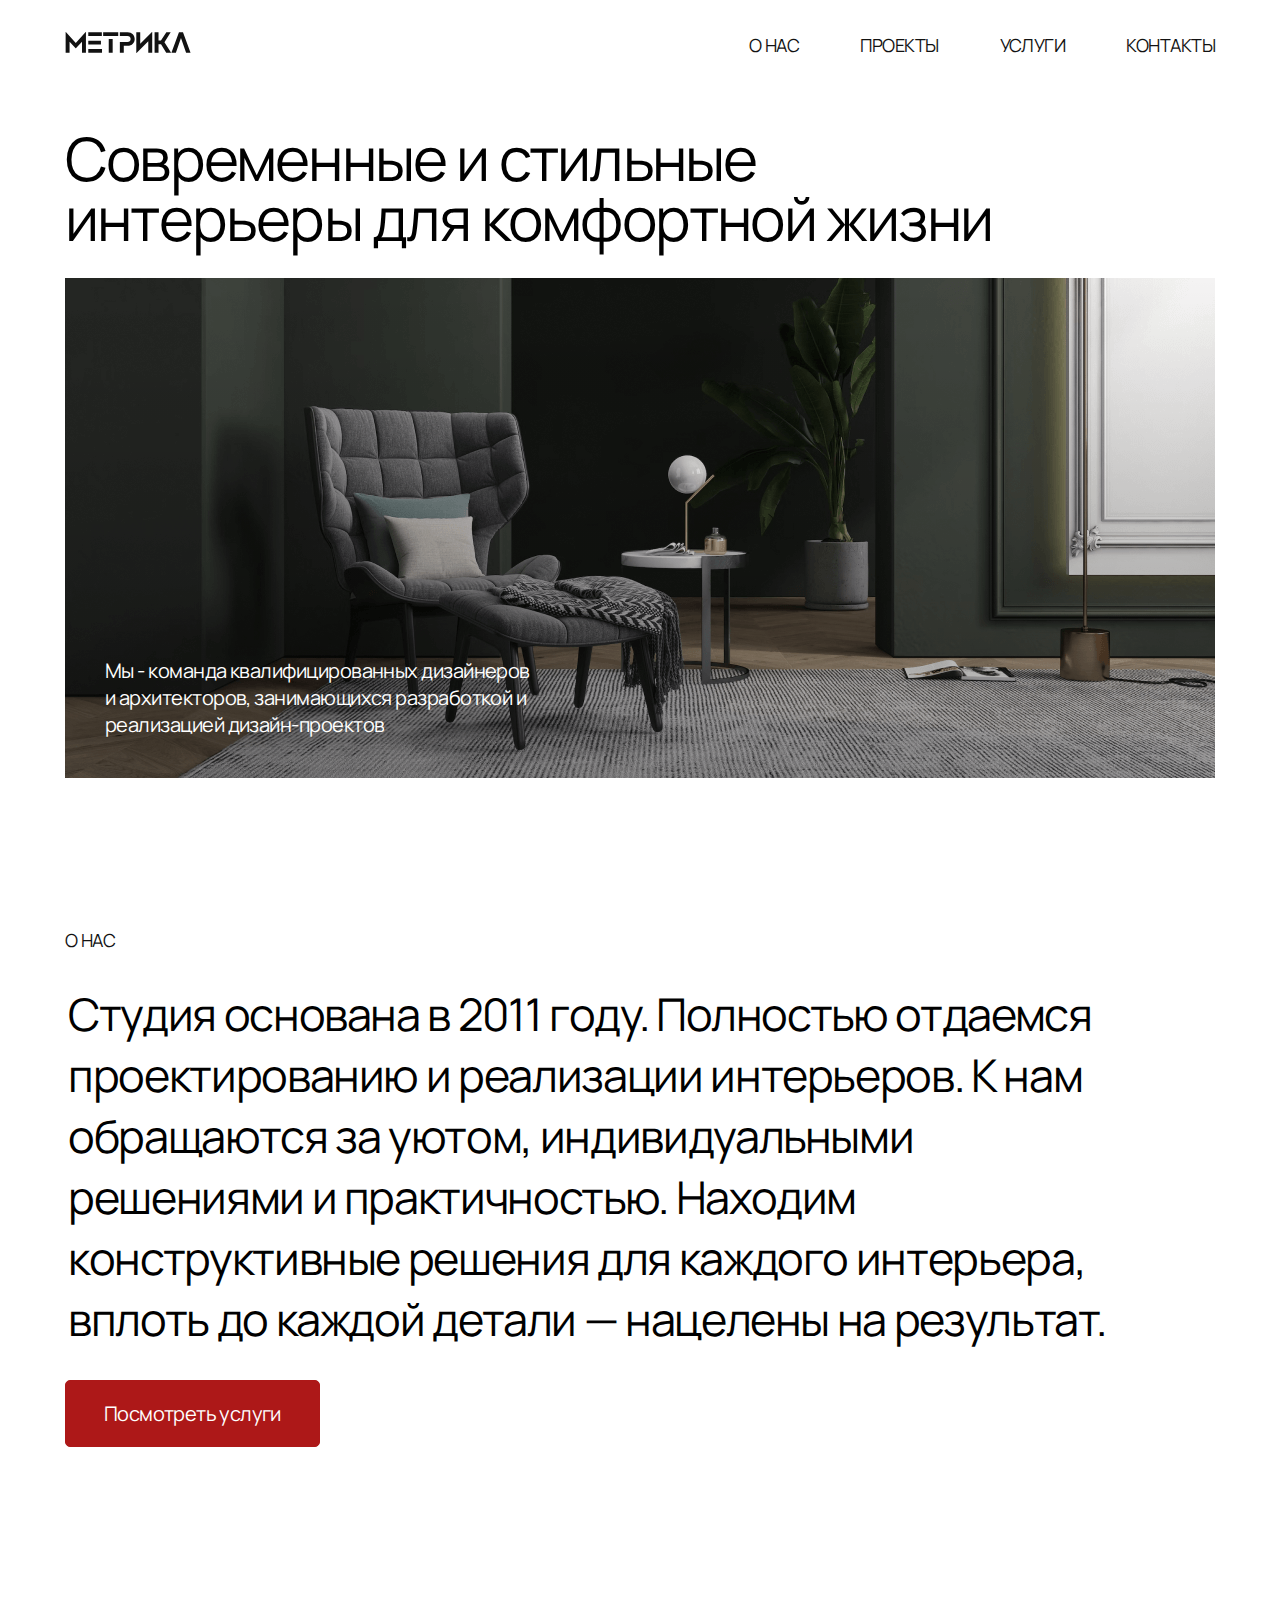
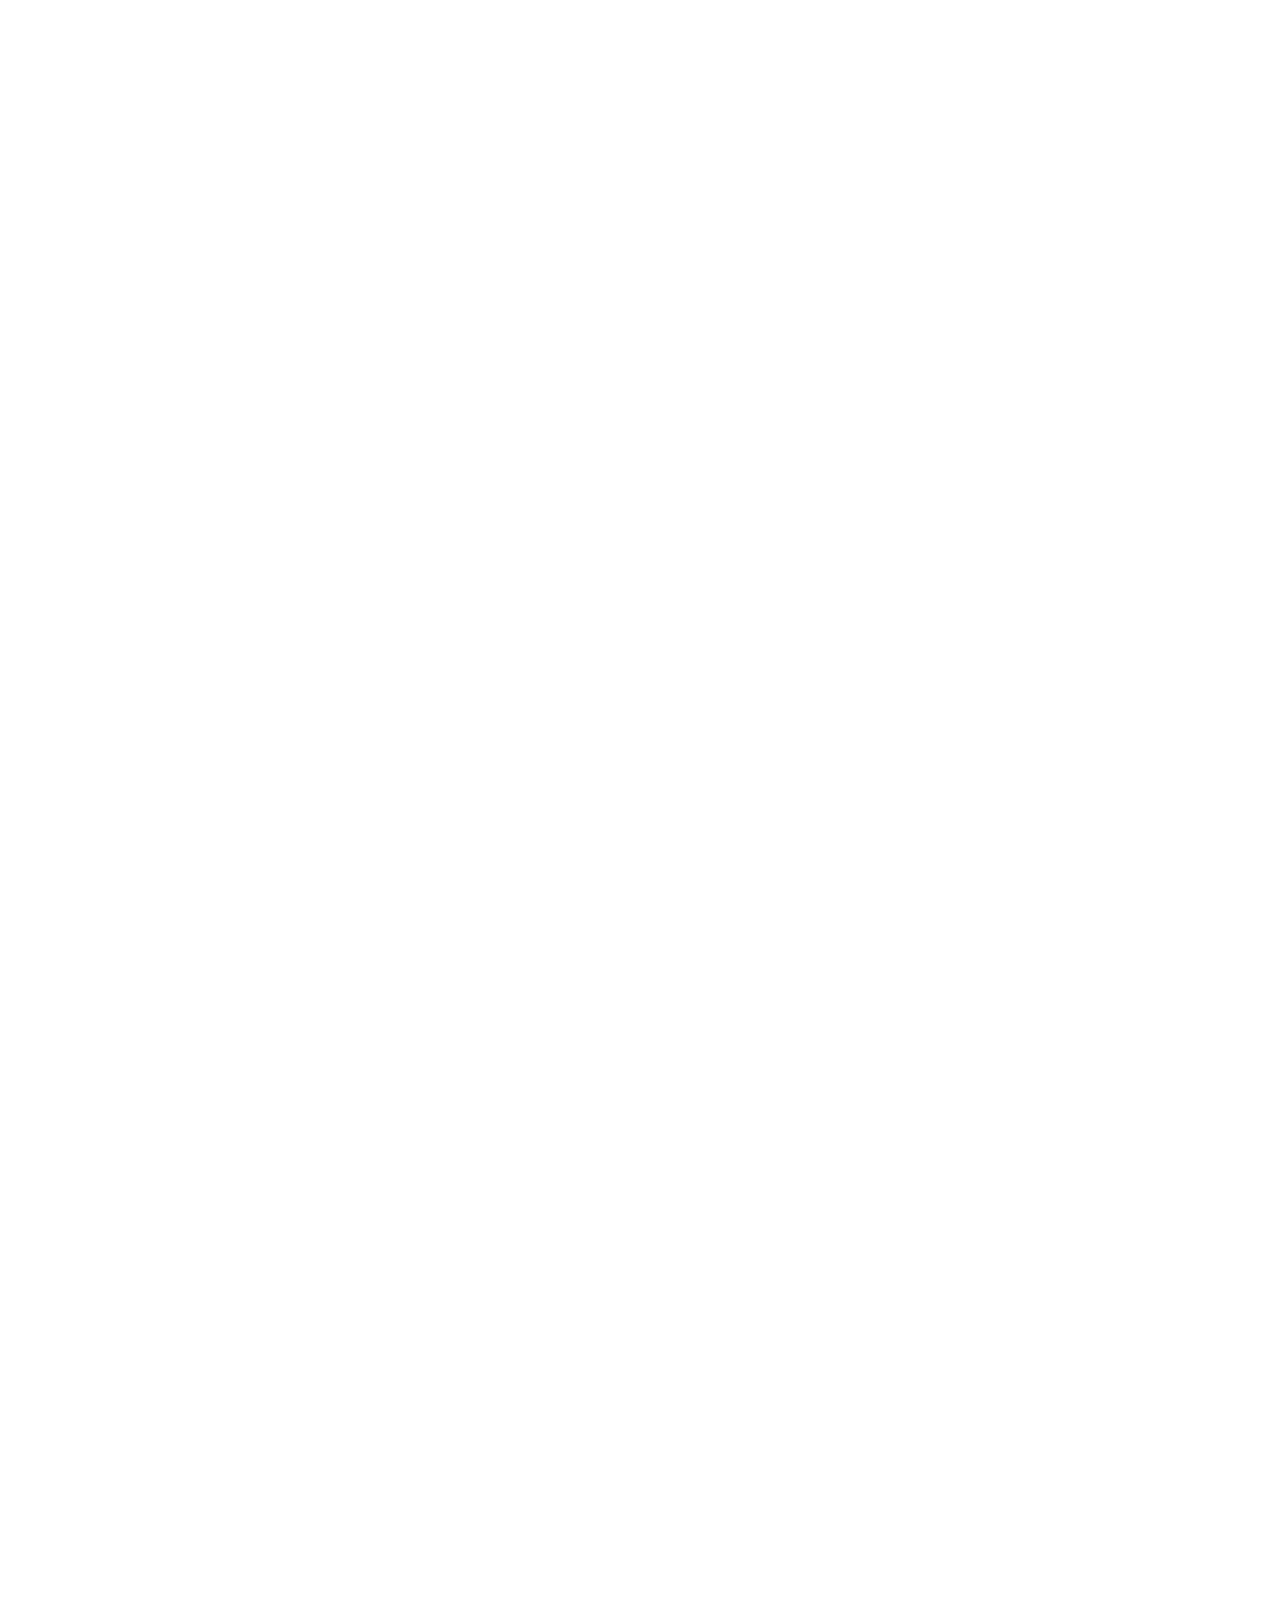
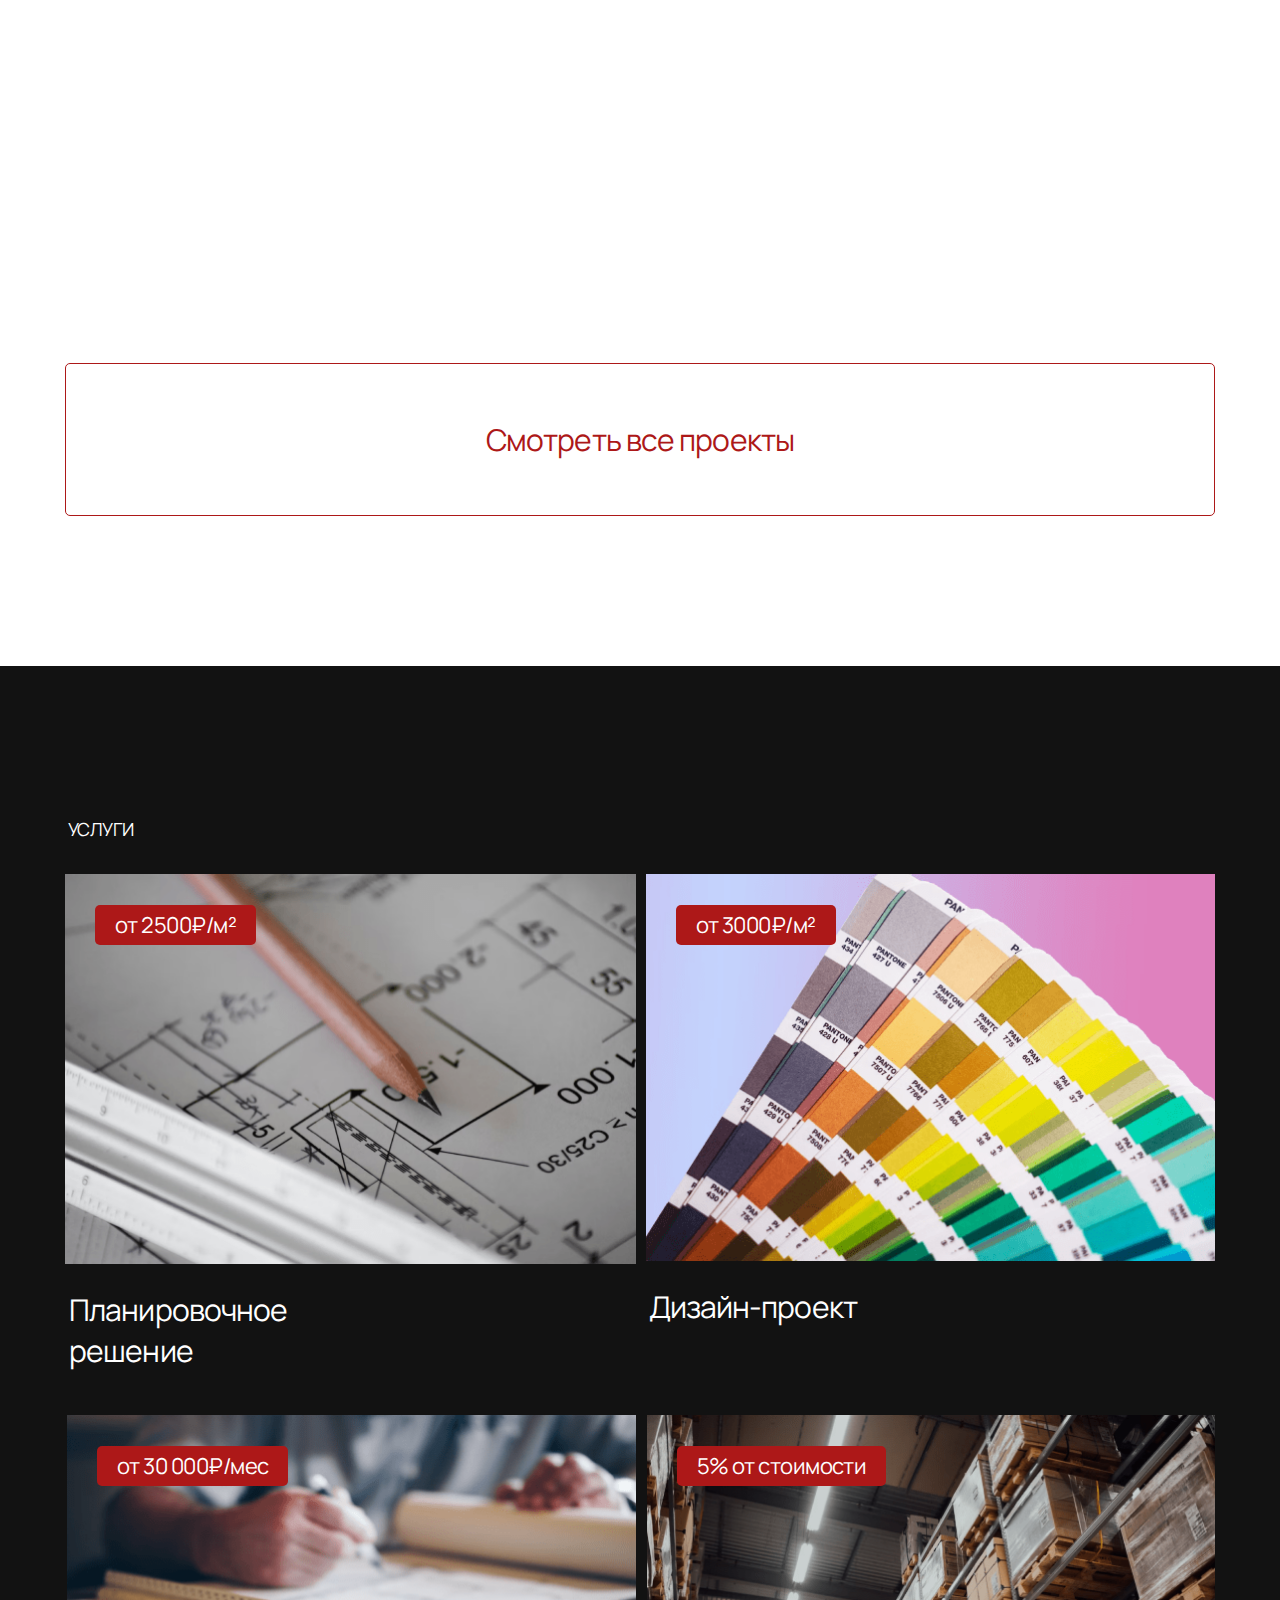
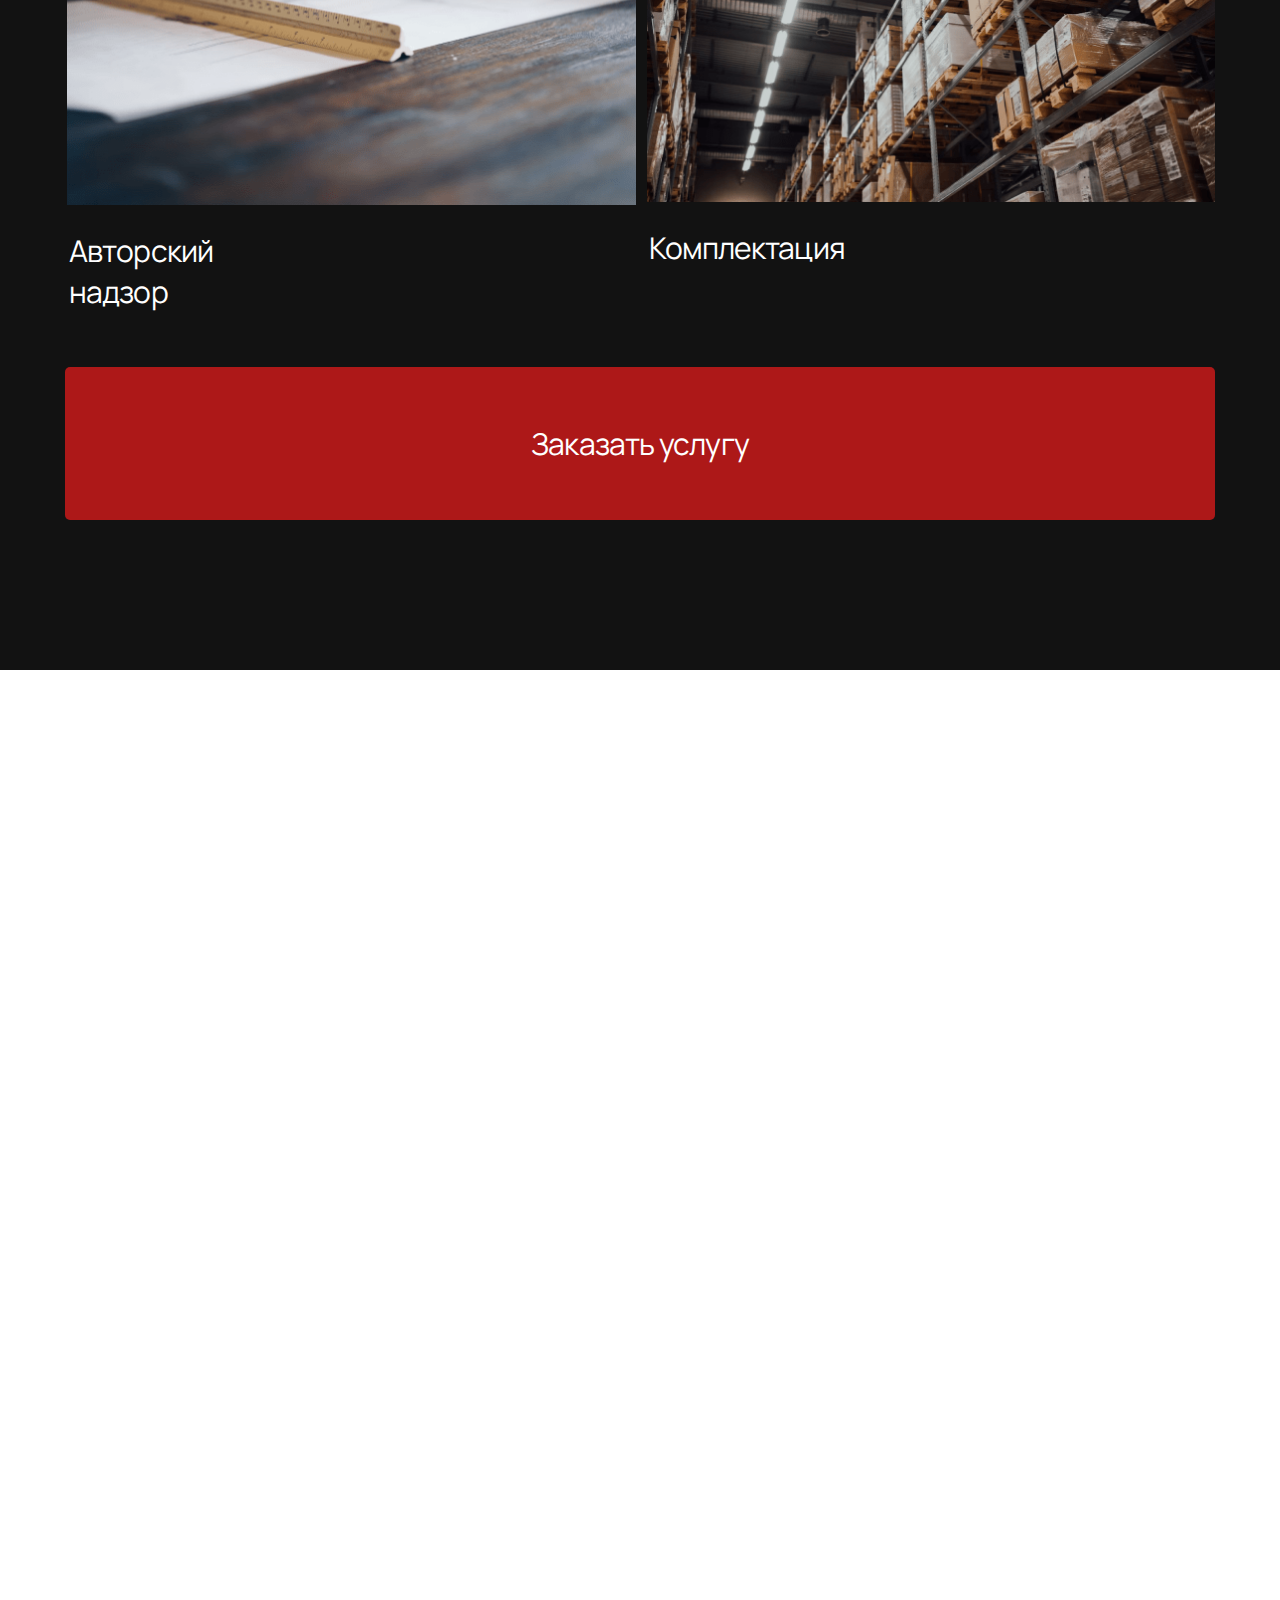
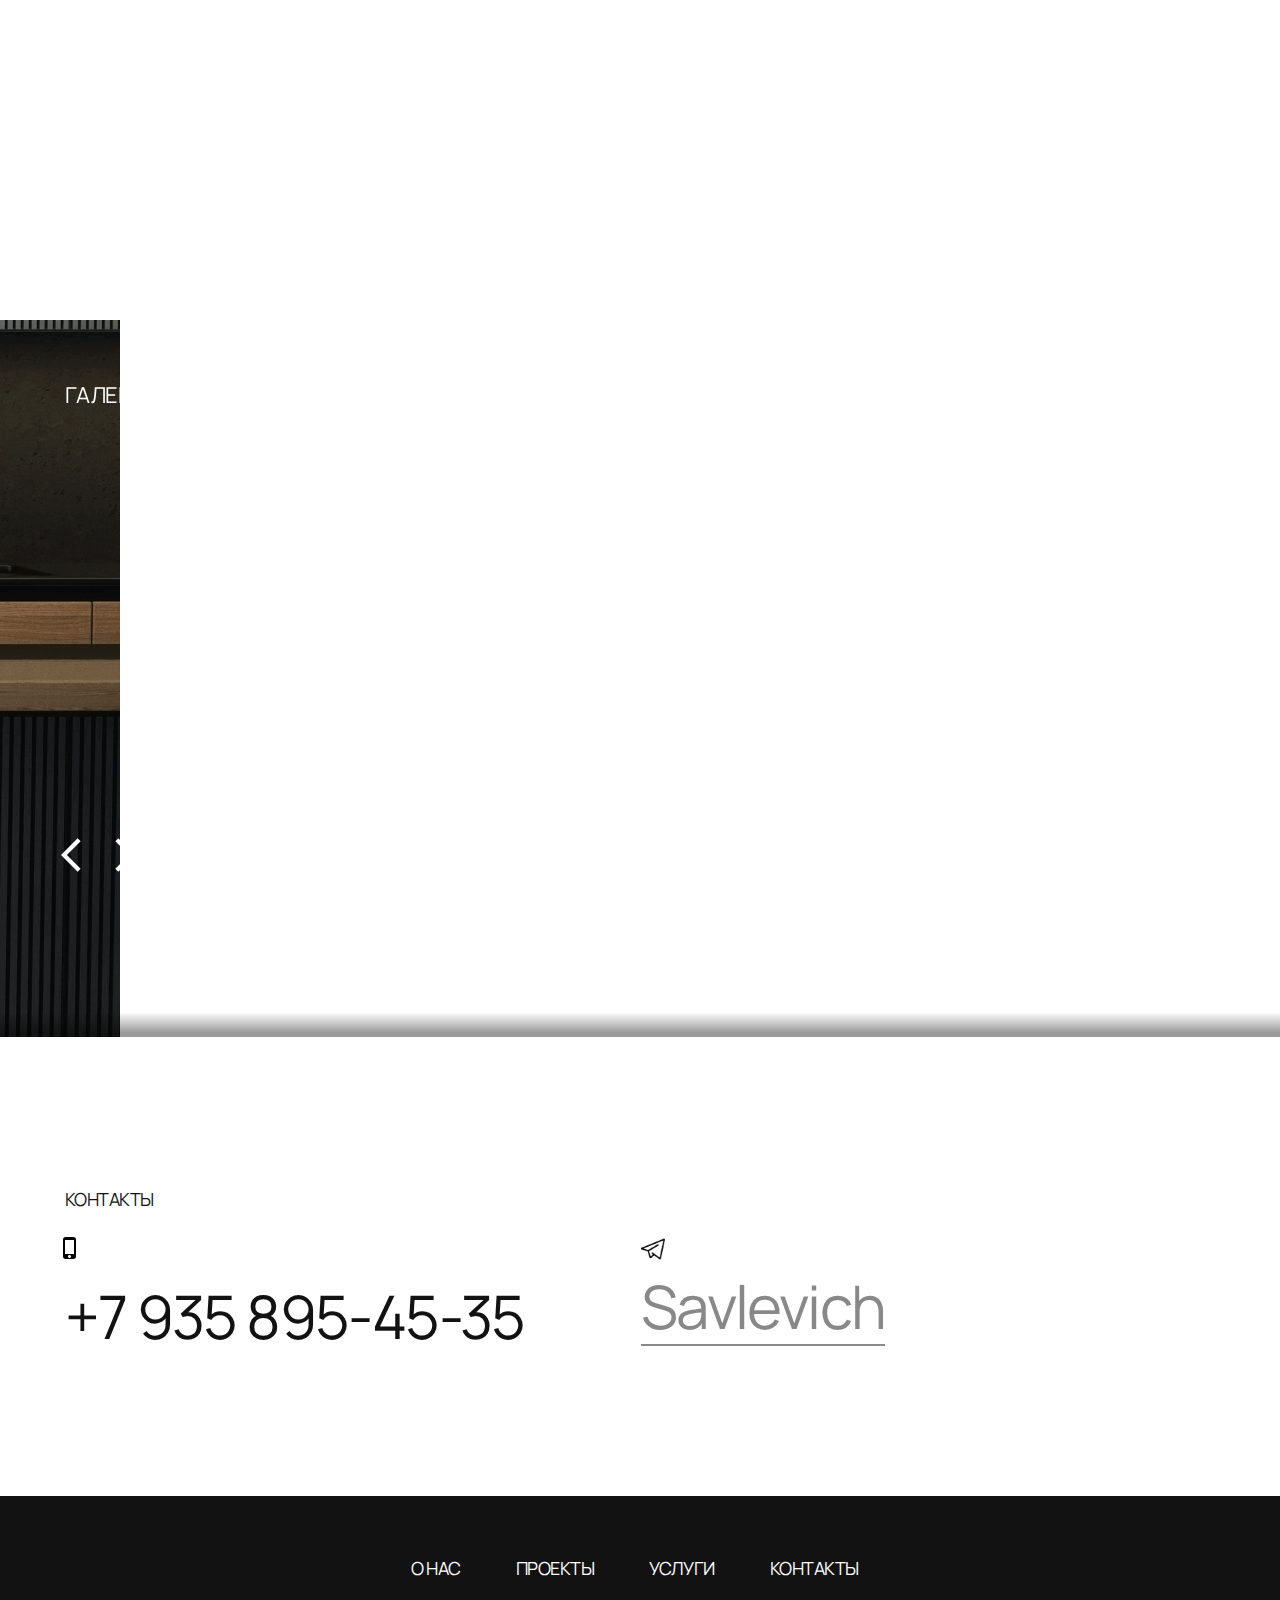
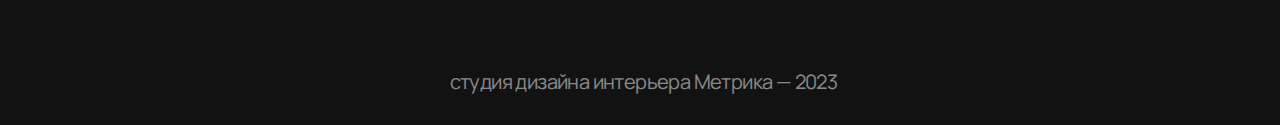
<file: index.html>
<!DOCTYPE html>
<html lang="ru">

<head>
   <title>Метрика. Современные и стильные интерьеры</title>
   <meta charset="UTF-8">
   <!-- Настройки адаптивности страницы -->
   <!-- Фиксированная ширина (ширину берем из дизайн макета) -->
   <!-- <meta name="viewport" content="width=1200"> -->
   <!-- Адаптивность -->
   <meta name="viewport" content="width=device-width, initial-scale=1.0, maximum-scale=1.0, user-scalable=0">
   <meta name="format-detection" content="telephone=no">
   <meta name="description" content="Современные и стильные интерьеры для комфортной жизни.">
   <meta name="keywords" content="Современные и стильные интерьеры для комфортной жизни">
   <!-- Управление доступом поисковых роботов к странице -->
   <!-- <meta name="robots" content="" -->
   <!-- Запрет индексации страницы полностью -->
   <meta name="robots" content="none">
   <meta name="Author" content="Savlevich Sergey">
   <meta name="Copyright" content="Savlevich Sergey">
   <meta name="Address" content="planet: Earth">
   <meta http-equiv="refresh" content="; url=index.html">
   <meta property="og:locale" content="ru_RU">
   <meta property="og:type" content="article">
   <meta name="twitter:card" content="summary_large_image">
   <meta property="og:title" content="Метрика">
   <meta name="twitter:title" content="Метрика">
   <meta property="og:description" content="Современные и стильные интерьеры для комфортной жизни.">
   <meta property="og:image" content="Img/logo/01.png">
   <meta property="twitter:image" content="Img/logo/01.png">
   <meta property="og:url" content="https://ssavl420.github.io/Metrika/">
   <meta property="og:site_name" content="Метрика">
   <link rel="icon" href="./Img/favicon.ico" type="image/x-icon">
   <link rel="stylesheet" href="Source/css/index.css">
</head>

<body>
   <header class="header">
      <div class="container">
         <div class="header__inner">
            <div class="header__logo">
               <a href="index.html"><img src="Img/logo/01.svg" alt="Метрика Лого"></a>
            </div>
            <div class="header__menu">
               <a data-goto="#about" href="about/" class="link">О нас</a>
               <a data-goto="#projects" href="projects/" class="link">Проекты</a>
               <a data-goto="#services" href="services/" class="link">Услуги</a>
               <a data-goto="#contacts" href="contacts/" class="link">Контакты</a>
            </div>
            <div class="burger__icon"></div>
            <div class="burger">
               <div class="burger__body">
                  <div class="burger__logo">
                     <img src="Img/logo/01.svg" alt="Метрика Лого">
                  </div>
                  <div class="burger__menu">
                     <a data-goto="#about" href="#" class="link">О нас</a>
                     <a data-goto="#projects" href="#" class="link">Проекты</a>
                     <a data-goto="#services" href="#" class="link">Услуги</a>
                     <a data-goto="#reviews" href="#" class="link">Отзывы</a>
                  </div>
                  <div class="burger__footer">
                     <p>для связи:</p>
                     <a href="tel:+79358954535">+7 935 895-45-35</a>
                     <a href="mailto:hello@mail.com">hello@mail.com</a>
                  </div>
                  <a class="burger__close" href="#!"><img src="Img/icon/close.svg" alt="Close button"></a>
               </div>
            </div>
         </div>
      </div>
   </header>
   <main>
      <section class="main">
         <div class="container">
            <h1>
               Современные и стильные интерьеры для комфортной жизни
            </h1>
            <div class="main__picture ">
               <!-- <picture>
                  <source media="(min-width:1200px)" srcset="Img/content/01.png" type="image/png">
                  <source media="(min-width:767px)" srcset="Img/content/01-medium.png" type="image/png">
                  <source media="(max-width:767px)" srcset="Img/content/01-small.png" type="image/png">
                  <img src="Img/content/01.png" alt="Кресло в комнате">
               </picture> -->
               <p class="main__picture-text ">
                  Мы - команда квалифицированных дизайнеров и архитекторов, занимающихся разработкой и реализацией
                  дизайн-проектов
               </p>
            </div>
         </div>
      </section>
      <section id="about" class="about">
         <div class="container">
            <h2 class="title">О нас</h2>
            <p class="about__text">
               Студия основана в 2011 году. Полностью отдаемся проектированию и реализации интерьеров. К нам
               обращаются за уютом, индивидуальными решениями и практичностью. Находим конструктивные решения
               для
               каждого интерьера, вплоть до каждой детали — нацелены на результат.
            </p>
            <a data-goto="#services" href="#" class="card__btn link">Посмотреть услуги</a>
         </div>
      </section>
      <section id="projects" class="projects">
         <div class="container">
            <h2 class="title _anim-items">Проекты</h2>
            <div class="project__item _anim-items">
               <picture class="project__image project__image-start">
                  <source media="(min-width:1200px)" srcset="Img/content/02.png" type="image/png">
                  <source media="(min-width:500px)" srcset="Img/content/02-medium.png" type="image/png">
                  <source media="(max-width:500px)" srcset="Img/content/02-small.png" type="image/png">
                  <img loading="lazy" src="Img/content/02.png" alt="<Комната с большим диваном и окно в пол">
               </picture>
               <p class="description">ЖК ПРАВОБЕРЕЖНЫЙ — 112 М² — 2023</p>
               <a href="#popup__closed" class="project__link popup-link">Подробнее →</a>
            </div>
            <div class="project__item _anim-items">
               <picture class="project__image">
                  <source media="(min-width:1200px)" srcset="Img/content/03.png" type="image/png">
                  <source media="(min-width:500px)" srcset="Img/content/03-medium.png" type="image/png">
                  <source media="(max-width:500px)" srcset="Img/content/03-small.png" type="image/png">
                  <img src="Img/content/03.png"
                     alt="Гостиная. В обстановке диван, телевизор, мягкие кресло мешки, журнальный столик.">
               </picture>
               <p class="description">ЖК НОРВЕЖСКИЙ ПАРК — 75 М² — 2023</p>
               <a href="#popup__closed" class="project__link popup-link">Подробнее →</a>
            </div>
            <div class="project__item _anim-items">
               <picture class="project__image">
                  <source media="(min-width:1200px)" srcset="Img/content/04.png" type="image/png">
                  <source media="(min-width:500px)" srcset="Img/content/04-medium.png" type="image/png">
                  <source media="(max-width:500px)" srcset="Img/content/04-small.png" type="image/png">
                  <img src="Img/content/04.png" alt="Обеденная зона с большим столом, лестница на этаж выше.">
               </picture>
               <p class="description">ЖК СОСНОВСКИЕ ОЗЕРА — 94 М² — 2022</p>
               <a href="#popup__closed" class="project__link popup-link">Подробнее →</a>
            </div>
            <a href="#popup__closed" class="projects__btn popup-link">Смотреть все проекты</a>
         </div>
      </section>
      <section id="popup__closed" class="popup">
         <div class="popup__body">
            <div class="popup__content">
               <div class="popup__close close-popup">
                  <a href="#"><img src="Img/icon/close.svg" alt="Close button"></a>
               </div>
               <div class="popup__close_title">
                  <p>РАЗДЕЛ ЗАКРЫТ НА РЕКОНСТРУКЦИЮ</p>
               </div>
               <div class="popup__close_picture">
                  <img src="Img/content/15.png" alt="Under construction">
               </div>
               <div class="popup__close_subtitle">
                  <p>Приносим свои извинения, но данный раздел находится в разработке.</p>
                  <p>В ближайшее время он будет открыт.</p>
               </div>
            </div>
         </div>
      </section>
      <section id="services" class="services">
         <div class="container">
            <h2 class="title">Услуги</h2>
            <div class="services__wrapper">
               <div class="services__item">
                  <div class="services__image">
                     <picture>
                        <source media="(min-width:1200px)" srcset="Img/content/05.png" type="image/png">
                        <source media="(min-width:500px)" srcset="Img/content/05-medium.png" type="image/png">
                        <source media="(max-width:500px)" srcset="Img/content/05-small.png" type="image/png">
                        <img src="Img/content/05.png" alt="Чертеж с линейкой и карандашом">
                     </picture>
                     <p class="services__price">от 2500₽/м²</p>
                  </div>
                  <p class="description">Планировочное решение</p>
               </div>
               <div class="services__item">
                  <div class="services__image transition__left-onepx">
                     <picture>
                        <source media="(min-width:1200px)" srcset="Img/content/06.png" type="image/png">
                        <source media="(min-width:500px)" srcset="Img/content/06-medium.png" type="image/png">
                        <source media="(max-width:500px)" srcset="Img/content/06-small.png" type="image/png">
                        <img src="Img/content/06.png" alt="Палитра цветов pantone">
                     </picture>
                     <p class="services__price">от 3000₽/м²</p>
                  </div>
                  <p class="description">Дизайн-проект</p>
               </div>
               <div class="services__item">
                  <div class="services__image transition__left-twopx">
                     <picture>
                        <source media="(min-width:1200px)" srcset="Img/content/07.png" type="image/png">
                        <source media="(min-width:500px)" srcset="Img/content/07-medium.png" type="image/png">
                        <source media="(max-width:500px)" srcset="Img/content/07-small.png" type="image/png">
                        <img src="Img/content/07.png" alt="Инженер рисует чертеж">
                     </picture>
                     <p class="services__price">от 30 000₽/мес</p>
                  </div>
                  <p class="description">Авторский надзор</p>
               </div>
               <div class="services__item">
                  <div class="services__image transition__left-twopx">
                     <picture>
                        <source media="(min-width:1200px)" srcset="Img/content/08.png" type="image/png">
                        <source media="(min-width:767px)" srcset="Img/content/08-medium.png" type="image/png">
                        <source media="(max-width:767px)" srcset="Img/content/08-small.png" type="image/png">
                        <img src="Img/content/08.png" alt="Складское помещение, стеллажи с товаром">
                     </picture>
                     <p class="services__price">5% от стоимости</p>
                  </div>
                  <p class="description">Комплектация</p>
               </div>
            </div>
            <a href="#popup" class="services__btn popup-link">Заказать услугу</a>
         </div>
      </section>
      <section id="popup" class="popup">
         <div class="popup__body">
            <div class="popup__content">
               <div class="popup__close close-popup">
                  <a href="#"><img src="Img/icon/close.svg" alt="Close button"></a>
               </div>
               <div class="popup__title">
                  <p>Заказать услугу</p>
               </div>
               <div class="popup__subtitle">
                  <p>Заполните форму, мы свяжемся с вами в течение суток</p>
               </div>
               <form class="popup__form" autocomplete="on" method="post">
                  <input type="name" name="name" placeholder="Имя" required>
                  <input type="email" name="email" placeholder="Электронная почта"
                     pattern="(([A-z0-9_.-]{1,})@([A-z0-9_.-]{1,})+.([A-z]{2,8}))" required>
                  <input type="tel" name="phone" placeholder="Номер телефона" required>
               </form>
               <div class="popup__btn close-popup">
                  <button type="submit">Отправить</button>
               </div>
            </div>
         </div>
      </section>
      <section id="reviews" class="reviews">
         <div class="container">
            <h2 class="reviews__title title _anim-items">Отзывы</h2>
            <div class="reviews__wrapper">
               <div class="review__item">
                  <p class="review__title _anim-items">Ксения, проект 65 кв.м.</p>
                  <p class="review__text _anim-items">Хочу искренне поблагодарить Вас за работу, проделанную на высоком
                     уровне! Нам
                     с мужем было
                     очень
                     приятно с Вами работать! Спасибо за Ваше умение правильно слышать пожелания своих клиентов и
                     выполнять работу, которая превосходит все ожидания! Мы даже не надеялись, что на 34 кв.м.
                     кто-то
                     сможет нам грамотно разместить все, что мы хотим и даже больше!
                     <br><br>
                     Вам удалось это просто превосходно! Нам лишь осталось воплотить красоту, которую Вы нам
                     создали
                     в жизнь и поделиться с Вами результатом!
                  </p>
               </div>
               <div class="review__item">
                  <p class="review__title _anim-items">Регина, проект 89 кв.м.</p>
                  <p class="review__text _anim-items">Спасибо большое за такой классный проект! Все стильно, круто,
                     продумано! Очень
                     приятно было с
                     вами работать! Спасибо, что терпели наши «хочу это, хочу то» в поисках идеального для нас
                     ремонта. Здорово, что мы нашли такого основательного, ответственного и внимательного к
                     деталям
                     дизайнера!
                     <br><br>
                     Хочется скорее реализовать проект и наслаждаться современной, функциональной и красивой
                     квартирой! Будем рекомендовать Вас всем друзьям и знакомым!
                  </p>
               </div>
               <div class="review__item">
                  <p class="review__title _anim-items">Яна, проект 120 кв.м.</p>
                  <p class="review__text _anim-items">Хотелось бы сказать большое спасибо за проделанную работу! В
                     задачу Марины
                     входила разработка
                     дизайн-проекта в минимальные сроки, и мне, конечно, не хотелось при этом потерять качество
                     выполнения работы. Но волнения были напрасны: все вопросы решались оперативно, всегда
                     предлагалось несколько вариантов решения, а также предоставлялись комментарии, какой способ
                     решения будет более подходящим.
                     <br><br>
                     В итоге проект был сдан в оговоренный срок, и мне просто не терпится приступить к его
                     реализации! Проект получился очень стильным и современным! Буду рекомендовать Вас тем, кому
                     еще
                     предстоит это непростое дело - ремонт!
                  </p>
               </div>
            </div>
         </div>
      </section>
      <section class="gallery">
         <p class="gallery__title">галерея проектов</p>
         <div class="slider">
            <div class="gallery__bg slider__item">
               <picture>
                  <source media="(min-width:1550px)" srcset="Img/content/09_4x.webp" type="image/webp">
                  <source media="(min-width:1200px)" srcset="Img/content/09.png" type="image/png">
                  <source media="(min-width:767px)" srcset="Img/content/09-medium.png" type="image/png">
                  <source media="(max-width:767px)" srcset="Img/content/09-small.png" type="image/png">
                  <img src="Img/content/09.png" alt="Спальня с большой кроватью, спотовым освещением, тумбочками."
                     loading="lazy">
               </picture>
               <p class="gallery__text">Проект Двухкомнатной квартиры в ЖК Лесной Пейзаж</p>
            </div>
            <div class="gallery__bg slider__item">
               <picture>
                  <source media="(min-width:1550px)" srcset="Img/content/10_4x.webp" type="image/webp">
                  <source media="(min-width:1200px)" srcset="Img/content/10.png" type="image/png">
                  <source media="(min-width:767px)" srcset="Img/content/10-medium.png" type="image/png">
                  <source media="(max-width:767px)" srcset="Img/content/10-small.png" type="image/png">
                  <img src="Img/content/10.png" alt="Стильное кресло в гостиной.">
               </picture>
               <p class="gallery__text">Проект гостиной в ЖК Маяк</p>
            </div>
            <div class="gallery__bg slider__item">
               <picture>
                  <source media="(min-width:1550px)" srcset="Img/content/11_4x.webp" type="image/webp">
                  <source media="(min-width:1200px)" srcset="Img/content/11.png" type="image/png">
                  <source media="(min-width:767px)" srcset="Img/content/11-medium.png" type="image/png">
                  <source media="(max-width:767px)" srcset="Img/content/11-small.png" type="image/png">
                  <img src="Img/content/11.png" alt="Гостиная с мягкой мебелью.">
               </picture>
               <p class="gallery__text">Визуализация кухни-гостиной в частном доме</p>
            </div>
            <div class="gallery__bg slider__item">
               <picture>
                  <source media="(min-width:1550px)" srcset="Img/content/12_4x.webp" type="image/webp">
                  <source media="(min-width:1200px)" srcset="Img/content/12.png" type="image/png">
                  <source media="(min-width:767px)" srcset="Img/content/12-medium.png" type="image/png">
                  <source media="(max-width:767px)" srcset="Img/content/12-small.png" type="image/png">
                  <img src="Img/content/12.png" alt="Кухонная зона.">
               </picture>
               <p class="gallery__text">Проект кухни в скандинавском стиле для ЖК Северный Ветер</p>
            </div>
         </div>
      </section>
      <section id="contacts" class="contacts">
         <div class="container">
            <div class="contacts__inner">
               <p class="contacts__title title">Контакты</p>
               <div class="contacts__connection">
                  <a class="contacts__phone" href="tel:+79358954535">+7 935 895-45-35</a>
                  <a class="contacts__email" href="https://t.me/d_livsi" target="_blank">Savlevich</a>
               </div>
            </div>
         </div>
      </section>
   </main>
   <footer class="footer">
      <div class="footer__menu">
         <a data-goto="#about" href="/" class="link">О нас</a>
         <a data-goto="#projects" href="#" class="link">Проекты</a>
         <a data-goto="#services" href="#" class="link">Услуги</a>
         <a data-goto="#contacts" href="#" class="link">Контакты</a>
      </div>
      <p class="footer__copyrights">студия дизайна интерьера Метрика — 2023</p>
   </footer>
   <script src="https://code.jquery.com/jquery-3.6.4.min.js"></script>
   <script src="Js/slick.min.js"></script>
   <script src="Js/script.js"></script>
   <!-- <script src="Js/lazyload.js"></script> -->
   <script src="Js/popup.js"></script>
</body>

</html>
</file>
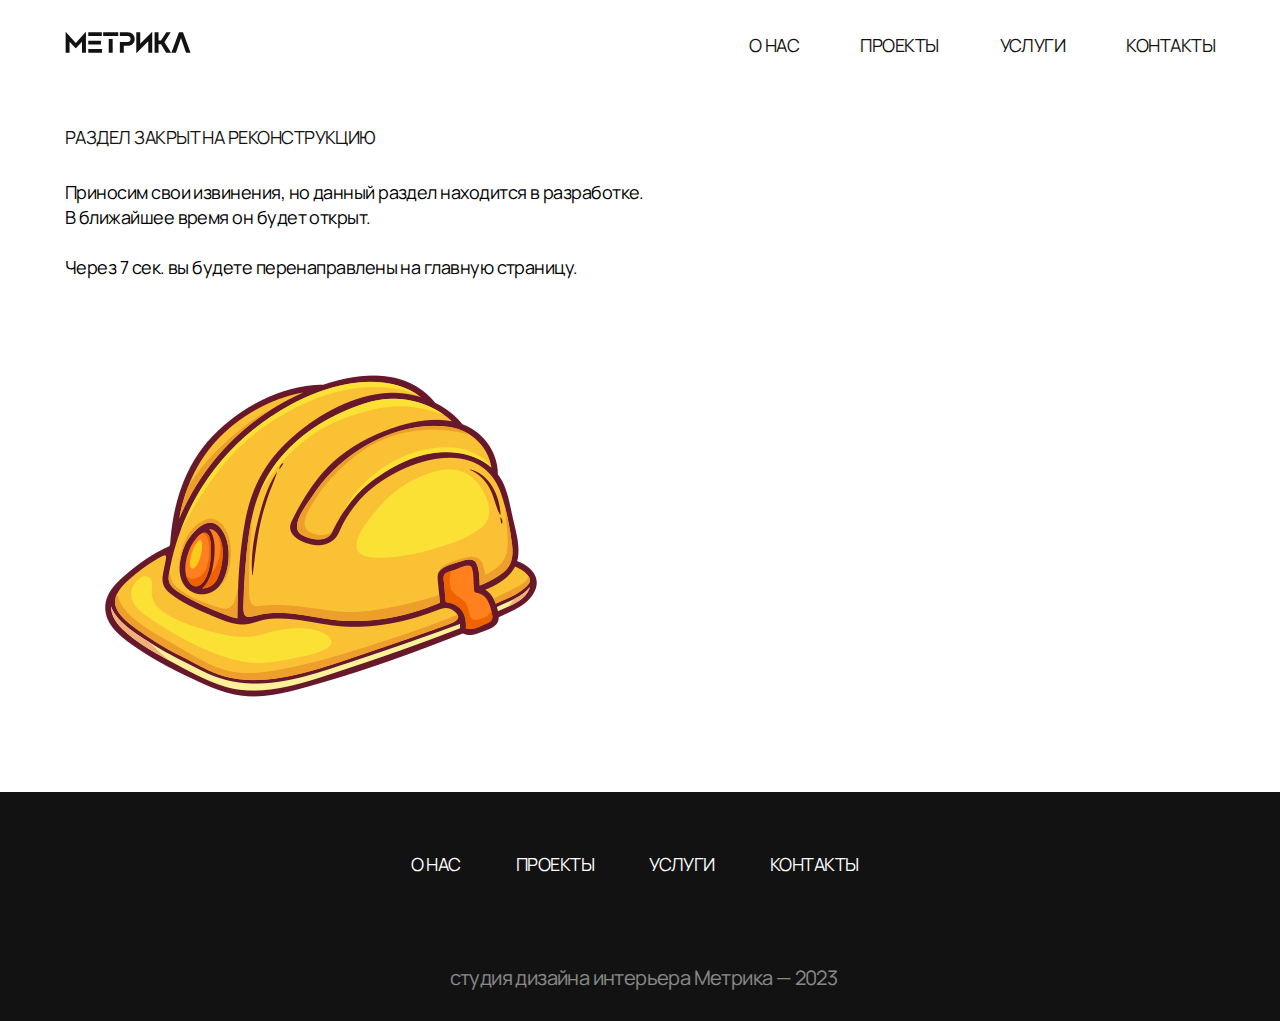
<file: closed.html>
<!--Сообщаем браузеру как стоит обрабатывать эту страницу-->
<!DOCTYPE html>
<!--Оболочка документа, указываем язык содержимого-->
<html lang="ru">

<head>
   <!--Заголовок страницы в браузере-->
   <title>Project</title>
   <!--Кодировка страницы-->
   <meta charset="UTF-8">
   <!--------------------------------------------------------------------------->
   <!--Настройки адаптивности страницы-->
   <!--Фиксированная ширина (ширину берем из дизайн макета)-->
   <!-- <meta name="viewport" content="width=1200"> -->
   <!--Адаптивность-->
   <meta name="viewport" content="width=device-width, initial-scale=1.0, maximum-scale=1.0, user-scalable=0">
   <!--Отключает формирование ссылки у номера телефона на iOS-->
   <meta name="format-detection" content="telephone=no">
   <!--Краткое описание страницы (в свойстве content="пишем до 140 символов, о чем страница")-->
   <meta name="description" content="-------------">
   <!--Ключевые слова страницы (не больше 20 слов)-->
   <meta name="keywords" content="-------------">
   <!--------------------------------------------------------------------------->
   <!--Управление доступом поисковых роботов к странице-->
   <!--<meta name="robots" content="">
   <!-Запрет индексации страницы полностью-->
   <meta name="robots" content="none">
   <!--Автор страницы-->
   <meta name="Autor" content="-------------">
   <!--Авторские права-->
   <meta name="Copyright" content="-------------">
   <!--Адрес автора-->
   <meta name="Address" content="-------------">
   <!--------------------------------------------------------------------------->
   <!--Редирект (перезагрузка) страницы ="Задержка в секундах; url=Адрес сайта/страницы"-->
   <!-- <meta http-equiv="refresh" content="7; url=./"> -->
   <!--------------------------------------------------------------------------->
   <!-- локализация сайта, для русскоязычного сайта ru_RU -->
   <meta property="og:locale" content="ru_RU">
   <!-- тип контента, по умолчанию используется article -->
   <meta property="og:type" content="article">
   <!-- заголовок страницы, который будет выводится в записи социальной сети -->
   <meta property="og:title" content="-------------">
   <!-- описание страницы -->
   <meta property="og:description" content="-------------">
   <!-- ссылка на изображение, которое будет публиковаться в записи -->
   <meta property="og:image" content="-------------">
   <!-- ссылка на текущую страницу -->
   <meta property="og:url" content="-------------">
   <!-- название сайта -->
   <meta property="og:site_name" content="-------------">
   <!--------------------------------------------------------------------------->
   <!--Ссылка на файл стилей CSS-->
   <link rel="stylesheet" href="Source/css/closed.css">
</head>

<!--Отображаемое тело страницы-->

<body>
   <header class="header">
      <div class="container">
         <div class="header__inner">
            <div class="header__logo">
               <a href="index.html"><img src="Img/logo/01.svg" alt="Метрика Лого"></a>
            </div>
            <div class="header__menu">
               <a data-goto="#about" href="about/" class="link">О нас</a>
               <a data-goto="#projects" href="projects/" class="link">Проекты</a>
               <a data-goto="#services" href="services/" class="link">Услуги</a>
               <a data-goto="#contacts" href="contacts/" class="link">Контакты</a>
            </div>
            <div class="burger__icon"></div>
            <div class="burger">
               <div class="burger__body">
                  <div class="burger__logo">
                     <img src="Img/logo/01.svg" alt="Метрика Лого">
                  </div>
                  <div class="burger__menu">
                     <a data-goto="#about" href="#" class="link">О нас</a>
                     <a data-goto="#projects" href="#" class="link">Проекты</a>
                     <a data-goto="#services" href="#" class="link">Услуги</a>
                     <a data-goto="#reviews" href="#" class="link">Отзывы</a>
                  </div>
                  <div class="burger__footer">
                     <p>для связи:</p>
                     <a href="tel:+79358954535">+7 935 895-45-35</a>
                     <a href="mailto:hello@mail.com">hello@mail.com</a>
                  </div>
                  <a class="burger__close" href="#!"><img src="Img/icon/close.svg" alt="Close button"></a>
               </div>
            </div>
         </div>
      </div>
   </header>
   <div class="main container">

      <div class="containerleft">
         <div class="title">
            <p>
               Раздел закрыт на реконструкцию
            </p>
         </div>
         <div class="text">
            <p>
               Приносим свои извинения, но данный раздел находится в разработке.<br>В ближайшее время он будет
               открыт.
            </p>
            <p>
               <br>Через 7 сек. вы будете перенаправлены на главную страницу.
            </p>
         </div>
      </div>
      <div class="containerright">
         <div class="picture">
            <img src="Img/content/15.png" alt="Under construction">
         </div>
      </div>

   </div>
   <footer class="footer">
      <div class="footer__menu">
         <a data-goto="#about" href="/" class="link">О нас</a>
         <a data-goto="#projects" href="#" class="link">Проекты</a>
         <a data-goto="#services" href="#" class="link">Услуги</a>
         <a data-goto="#contacts" href="#" class="link">Контакты</a>
      </div>
      <p class="footer__copyrights">студия дизайна интерьера Метрика — 2023</p>
   </footer>
   <script src="Js/script.js"></script>
</body>


</html>
</file>
<file: Source/css/index.css>
@charset "UTF-8";
@import url("https://fonts.googleapis.com/css?family=Manrope:regular"); /*Обнуляющие стили*/
* {
  padding: 0;
  margin: 0;
  border: 0;
}

*, *:before, *:after {
  box-sizing: border-box;
  -moz-box-sizing: border-box;
  -webkit-box-sizing: border-box;
}

:focus, :active {
  outline: none;
}

a:focus, a:active {
  outline: none;
}

nav, footer, header, aside {
  display: block;
}

html, body {
  height: 100%;
  width: 100%;
  font-size: 100%;
  line-height: 1;
  font-size: 14px;
  -ms-text-size-adjust: 100%;
  -moz-text-size-adjust: 100%;
  -webkit-text-size-adjust: 100%;
}

input, button, textarea {
  font-family: inherit;
}

input::-ms-clear {
  display: none;
} /*Крестик в поле input браузера IE отключен*/
button {
  cursor: pointer;
}

button::-moz-focus-inner {
  padding: 0;
  border: 0;
} /*Отступы кнопок браузера Firefox 0*/
a, a:visited {
  text-decoration: none;
}

a:hover {
  text-decoration: none;
}

ul li {
  list-style: none;
}

img {
  vertical-align: top;
}

h1, h2, h3, h4, h5, h6 {
  font-size: inherit;
  font-weight: 400;
}

/*----------------------*/
.header {
  margin: 30px auto 70px auto;
}
.header .header__inner {
  max-width: 1151.35px;
  height: 25.18px;
  display: flex;
  justify-content: space-between;
  align-items: center;
}
.header .header__inner .header__logo {
  width: 126px;
  height: 25px;
}
.header .header__inner .header__logo a img {
  width: 100%;
  height: 100%;
}
.header .header__inner .header__menu {
  padding: 7px 0 0 0;
  display: flex;
  justify-content: center;
  align-items: center;
  gap: 61px;
  color: #121212;
  text-transform: uppercase;
}
.header .header__inner .header__menu a {
  padding: 0 0 2px 0;
  height: 27px;
  color: #121212;
  transition: opacity 0.5s ease;
}
.header .header__inner .header__menu a:hover {
  border-bottom: 1px solid rgba(0, 0, 0, 0.5);
  opacity: 0.5;
}
.header .header__inner .burger__icon {
  display: none;
}
.header .header__inner .burger {
  display: none;
}

@media (max-width: 1199px) {
  .header .header__inner .header__menu {
    display: none;
  }
  .header .header__inner .burger__icon {
    display: block;
    position: relative;
    width: 50px;
    height: 10px;
    cursor: pointer;
    z-index: 5;
    transition: all 0.5s ease;
  }
  .header .header__inner .burger__icon::before, .header .header__inner .burger__icon::after {
    position: absolute;
    right: 0;
    width: 100%;
    height: 10%;
    transition: all 0.3s ease;
    background-color: #000;
  }
  .header .header__inner .burger__icon::before, .header .header__inner .burger__icon::after {
    content: "";
  }
  .header .header__inner .burger__icon::before {
    top: 0;
    height: 2px;
  }
  .header .header__inner .burger__icon::after {
    bottom: 0;
    width: 31px;
    height: 2px;
  }
  .header .header__inner .burger {
    display: block;
    visibility: hidden;
    position: fixed;
    top: 0;
    left: 0;
    z-index: 5;
    width: 100%;
    height: 100%;
    transition: all 0.5s ease;
  }
  .header .header__inner .burger .burger__body {
    padding: 80px 0 0 30px;
    position: absolute;
    top: 0;
    right: 0;
    width: 73%;
    max-width: 400px;
    height: 612px;
    display: flex;
    align-items: flex-start;
    flex-direction: column;
    background-color: #fff;
    border-radius: 0 0 0 30px;
    transform: translate(100%, 0px);
    transition: transform 0.5s ease;
  }
  .header .header__inner .burger .burger__body .burger__close {
    position: absolute;
    top: 26.91px;
    right: 26.91px;
    width: 20.18px;
    height: 20.18px;
  }
  .header .header__inner .burger .burger__body .burger__close img {
    width: 100%;
    height: 100%;
  }
  .header .header__inner .burger .burger__body .burger__logo {
    margin: 0 0 50px 0;
    width: 156px;
    height: 28px;
  }
  .header .header__inner .burger .burger__body .burger__logo img {
    width: 100%;
    height: 100%;
  }
  .header .header__inner .burger .burger__body .burger__menu {
    margin: 0 0 88px 0;
    display: flex;
    flex-direction: column;
    gap: 20px;
    font-size: 25px;
    line-height: 34px;
    letter-spacing: -0.03em;
    text-transform: uppercase;
  }
  .header .header__inner .burger .burger__body .burger__menu a {
    color: #000000;
  }
  .header .header__inner .burger .burger__body .burger__footer {
    display: flex;
    flex-direction: column;
    gap: 6px;
  }
  .header .header__inner .burger .burger__body .burger__footer p {
    margin: 0 0 0 3px;
    font-size: 16px;
    line-height: 22px;
    letter-spacing: -0.03em;
    color: #000000;
    opacity: 0.5;
  }
  .header .header__inner .burger .burger__body .burger__footer a {
    margin: 6px 0 0 3px;
    font-size: 20px;
    line-height: 20px;
    letter-spacing: -0.03em;
    color: #121212;
  }
  .header .header__inner .burger.burger-active {
    display: block;
    visibility: visible;
    transform: translate(0px, 0px);
    transition: all 0.5s ease;
    background-color: rgba(0, 0, 0, 0.9);
    overflow: auto;
  }
  .header .header__inner .burger.burger-active .burger__body {
    transform: translate(0px, 0px);
    transition: transform 0.5s ease;
  }
}
@media (max-width: 767px) {
  .header .header__inner {
    margin: 26.82px auto 0;
  }
}
.main h1 {
  margin: 0 0 30px 0;
  max-width: 956px;
  padding: 3px 0 0 0;
  font-size: 60px;
  line-height: 60px;
}
@media (max-width: 1199px) {
  .main h1 {
    font-size: calc(37px + 23 * ((100vw - 375px) / 1025));
    max-width: calc(600px + 350 * ((100vw - 375px) / 1025));
  }
}
@media (max-width: 767px) {
  .main h1 {
    margin: 0 0 28px 0;
    max-width: 337px;
    height: 95px;
    font-size: 30px;
    line-height: 32px;
    text-align: left;
  }
}
.main .main__picture {
  margin: 0 auto;
  max-width: 1150px;
  height: 500px;
  position: relative;
  background: linear-gradient(180deg, rgba(0, 0, 0, 0) 0%, rgba(0, 0, 0, 0.2) 100%), url("../../Img/content/01.png") center/cover no-repeat;
}
@media (max-width: 1199px) {
  .main .main__picture {
    height: 400px;
    background: linear-gradient(180deg, rgba(0, 0, 0, 0) 0%, rgba(0, 0, 0, 0.2) 100%), url("../../Img/content/01-medium.png") center/cover no-repeat;
  }
}
@media (max-width: 767px) {
  .main .main__picture {
    height: 304px;
    background: linear-gradient(180deg, rgba(0, 0, 0, 0) 0%, rgba(0, 0, 0, 0.2) 100%), url("../../Img/content/01-small.png") center/cover no-repeat;
  }
}
.main .main__picture picture {
  display: block;
  width: 100%;
  height: 100%;
}
.main .main__picture picture img {
  width: 100%;
  height: 100%;
}
.main .main__picture .main__picture-text {
  width: 430px;
  height: 81px;
  position: absolute;
  left: 40px;
  bottom: 40px;
  color: white;
  font-size: 20px;
  line-height: 27px;
}
@media (max-width: 1199px) {
  .main .main__picture .main__picture-text {
    position: absolute;
    bottom: 30px;
  }
}
@media (max-width: 767px) {
  .main .main__picture .main__picture-text {
    max-width: 311px;
    height: 88px;
    position: absolute;
    left: 15px;
    bottom: 15px;
    font-size: 16px;
    line-height: 22px;
  }
}

@media (max-width: 355px) {
  h1 {
    max-width: 269px;
    font-size: 24px;
    line-height: 26px;
  }
  .main__picture {
    margin: 0 0 0 0;
  }
}
.about {
  padding: 150px 0 0 0;
}
@media (max-width: 1199px) {
  .about {
    padding: 120px 0 0 0;
  }
}
@media (max-width: 767px) {
  .about {
    padding: 80px 0 0 0;
    font-size: 14px;
    line-height: 19px;
  }
}
.about .about__text {
  margin: 31px 0 0 3px;
  max-width: 1048px;
  font-size: 45px;
  line-height: 61px;
}
@media (max-width: 1199px) {
  .about .about__text {
    max-width: 690px;
    font-size: 35px;
    line-height: 48px;
  }
}
@media (max-width: 767px) {
  .about .about__text {
    margin: 20px 0 0 -1px;
    padding: 0 6px 0 0;
    min-width: 346px;
    font-size: 22px;
    line-height: 30px;
  }
}
.about .card__btn {
  margin: 30px 0 0 0;
  display: flex;
  align-items: center;
  justify-content: center;
  width: 255px;
  height: 67px;
  font-size: 20px;
  line-height: 27px;
  background-color: #AD1818;
  color: white;
  border-radius: 5px;
  border: 1px solid #AD1818;
  transition: all 0.3s ease;
}
.about .card__btn:hover {
  color: #AD1818;
  background-color: #fff;
  border: 1px solid #AD1818;
}
@media (max-width: 767px) {
  .about .card__btn {
    width: 100%;
    height: 51px;
    font-size: 16px;
    line-height: 22px;
  }
}

@media (max-width: 355px) {
  .about__text {
    margin: 20px 0 0 -1px;
    padding: 0 6px 0 0;
    max-width: 346px;
    min-width: auto;
    font-size: 20px;
    line-height: 25px;
  }
}
.projects {
  padding: 150px 0 0 0;
}
@media (max-width: 1199px) {
  .projects {
    padding: 120px 0 0 0;
  }
}
@media (max-width: 767px) {
  .projects {
    padding: 80px 0 0 0;
  }
}
.projects .title {
  opacity: 0;
  transition: all 1s ease;
}
.projects .title._active {
  transform: translate(0, 0);
  opacity: 1;
}
.projects .project__item {
  margin: 0 0 90px 0;
  opacity: 0;
  transition: all 1s ease;
}
.projects .project__item._active {
  transform: translate(0, 0);
  opacity: 1;
}
@media (max-width: 1199px) {
  .projects .project__item {
    margin: 0 0 80px 0;
  }
}
@media (max-width: 767px) {
  .projects .project__item {
    margin: 0 0 49px 0;
  }
}
.projects .project__item .project__image {
  margin: 90px 0 0 0;
  max-width: 1150px;
}
.projects .project__item .project__image img {
  width: 100%;
}
@media (max-width: 1199px) {
  .projects .project__item .project__image {
    margin: 80px 0 0 0;
  }
}
@media (max-width: 767px) {
  .projects .project__item .project__image {
    margin: 49px 0 0 0;
  }
}
.projects .project__item .project__image-start {
  margin: 30px 0 0 0;
}
@media (max-width: 767px) {
  .projects .project__item .project__image-start {
    margin: 20px 0 0 0;
  }
}
.projects .project__item .description {
  margin: 15px 0 0 0;
  font-size: 30px;
  line-height: 41px;
  color: #121212;
}
@media (max-width: 1199px) {
  .projects .project__item .description {
    font-size: 25px;
    line-height: 34px;
  }
}
@media (max-width: 767px) {
  .projects .project__item .description {
    margin: 20px 0 0 0;
    font-size: 18px;
    line-height: 25px;
  }
}
.projects .project__item .project__link {
  display: inline-block;
  margin: 14px 0 0 0px;
  font-size: 20px;
  line-height: 27px;
  color: #AD1818;
  transition: all 0.5s ease;
}
.projects .project__item .project__link:hover {
  color: #000;
}
@media (max-width: 1199px) {
  .projects .project__item .project__link {
    margin: 10px 0 0 0;
  }
}
@media (max-width: 767px) {
  .projects .project__item .project__link {
    margin: 11px 0 0 -1px;
    font-size: 16px;
    line-height: 22px;
  }
}
.projects .projects__btn {
  display: flex;
  align-items: center;
  justify-content: center;
  margin: 90px 0 150px 0;
  max-width: 1150px;
  width: 100%;
  height: 153px;
  font-size: 30px;
  color: #AD1818;
  border: 1px solid #AD1818;
  border-radius: 5px;
  transition: all 0.5s ease 0s;
}
.projects .projects__btn:hover {
  background-color: #AD1818;
  color: white;
}
@media (max-width: 1199px) {
  .projects .projects__btn {
    margin: 102px 0 103px 0;
  }
}
@media (max-width: 767px) {
  .projects .projects__btn {
    margin: 60px 0 144px 0;
    height: 100px;
    font-size: 22px;
    line-height: 30px;
  }
}

.services {
  margin: 0 0 0 0;
  padding: 151px 0 150px 0;
  min-width: 100%;
  background-color: #121212;
  color: white;
  overflow: hidden;
}
.services .title {
  margin: 0 0 32px 3px;
  color: #fff;
}
.services .services__wrapper {
  display: flex;
  flex-wrap: wrap;
  gap: 44px 9px;
  overflow: hidden;
}
.services .services__wrapper .services__item {
  flex: 1 1 calc(50% - 11px);
}
.services .services__wrapper .services__item:first-child {
  margin: 0 0 0 0;
}
.services .services__wrapper .services__item:last-child {
  padding: 0 0 99px 0;
}
.services .services__wrapper .services__item .services__image {
  max-width: 1150px;
  position: relative;
}
.services .services__wrapper .services__item .services__image img {
  width: 100%;
  height: 100%;
}
.services .services__wrapper .services__item .services__image .services__price {
  display: inline-block;
  padding: 5px 20px;
  font-size: 22px;
  line-height: 30px;
  color: #FFFFFF;
  background: #AD1818;
  border-radius: 5px;
  position: absolute;
  top: 31px;
  left: 30px;
}
.services .services__wrapper .services__item .description {
  margin: 25px 0 0 4px;
  max-width: 247px;
  font-size: 30px;
  line-height: 41px;
  color: #fff;
}
.services .services__btn {
  display: flex;
  justify-content: center;
  background: #AD1818;
  color: #FFFFFF;
  font-size: 30px;
  line-height: 153px;
  border-radius: 5px;
  transition: all 0.5s ease;
}
.services .services__btn:hover {
  background: #fff;
  color: #AD1818;
}

@media (max-width: 1199px) {
  .services {
    padding: 151px 0 120px 0;
  }
  .services .title {
    margin: 0 0 30px 0;
  }
  .services .services__wrapper {
    margin: 0 0 80px 0;
    justify-content: center;
    gap: 80px 10px;
  }
  .services .services__wrapper .services__item {
    margin: 0;
    width: 100%;
  }
  .services .services__wrapper .services__item:last-child {
    padding: 0;
  }
  .services .services__wrapper .services__item .services__image .services__price {
    padding: 7px 26px;
    font-size: 20px;
    line-height: 27px;
  }
  .services .services__wrapper .services__item .description {
    margin: 15px 0 0 4px;
    max-width: 286px;
    font-size: 25px;
    line-height: 34px;
  }
}
@media (max-width: 767px) {
  .services {
    padding: 80px 0;
  }
  .services .title {
    margin: 0 0 20px 4px;
  }
  .services .services__wrapper {
    gap: 60px;
  }
  .services .services__wrapper .services__item {
    flex: 1 1 100%;
  }
  .services .services__wrapper .services__item .services__image .services__price {
    padding: 5px 23px;
    font-size: 14px;
    line-height: 19px;
  }
  .services .services__wrapper .services__item .description {
    margin: 10px 0 0 1px;
    font-size: 18px;
    line-height: 25px;
  }
  .services .services__btn {
    max-height: 100px;
    font-size: 18px;
    line-height: 100px;
  }
}
.reviews {
  padding: 148px 0 157px 0;
}
.reviews .reviews__title {
  margin: 0 0 30px 0;
  opacity: 0;
  transition: all 0.8s ease;
}
.reviews .reviews__title._active {
  opacity: 1;
}
.reviews .reviews__wrapper {
  display: flex;
  flex-wrap: wrap;
  gap: 80px 51px;
}
.reviews .reviews__wrapper .review__item {
  flex: 1 1 calc(50% - 50px);
}
.reviews .reviews__wrapper .review__item .review__title {
  margin: 0 0 14px -5px;
  font-size: 45px;
  line-height: 61px;
  transform: translate(0px, 10%);
  opacity: 0;
  transition: all 0.8s ease;
}
.reviews .reviews__wrapper .review__item .review__title._active {
  transform: translate(0, 0);
  opacity: 1;
}
.reviews .reviews__wrapper .review__item .review__text {
  max-width: 861px;
  font-size: 22px;
  line-height: 30px;
  transform: translate(0px, 10%);
  opacity: 0;
  transition: all 0.8s ease;
}
.reviews .reviews__wrapper .review__item .review__text._active {
  transform: translate(0, 0);
  opacity: 1;
}

@media (max-width: 1199px) {
  .reviews {
    padding: 117px 0 120px 0;
  }
  .reviews .reviews__title {
    margin: 0 0 30px 0;
    line-height: 48px;
  }
  .reviews .reviews__wrapper {
    gap: 80px 10px;
  }
  .reviews .reviews__wrapper .review__item {
    flex: 1 1 calc(50% - 50px);
  }
  .reviews .reviews__wrapper .review__item .review__title {
    margin: 0 0 25px 0;
    font-size: 35px;
    line-height: 48px;
  }
  .reviews .reviews__wrapper .review__item .review__text {
    max-width: 694px;
    font-size: 20px;
    line-height: 27px;
  }
}
@media (max-width: 767px) {
  .reviews {
    padding: 80px 0 80px 0;
  }
  .reviews .reviews__title {
    margin: 0 0 22px 0;
  }
  .reviews .reviews__wrapper {
    display: flex;
    flex-wrap: wrap;
    gap: 80px;
  }
  .reviews .reviews__wrapper .review__item {
    flex: 1 1 100%;
  }
  .reviews .reviews__wrapper .review__item .review__title {
    margin: 0 0 10px 0;
    font-size: 25px;
    line-height: 34px;
  }
  .reviews .reviews__wrapper .review__item .review__text {
    font-size: 16px;
    line-height: 22px;
  }
}
.gallery {
  position: relative;
  /* Слайдер */
  /* Ограничивающая оболочка */
  /* Лента слайдов */
  /* Слайд */
  /* Стрелка */
  /* Точки (булиты) */
}
.gallery .gallery__title {
  max-height: 30px;
  font-size: 22px;
  line-height: 30px;
  position: absolute;
  top: 60px;
  left: calc((100vw - 1150px) / 2);
  z-index: 2;
  color: #fff;
  text-transform: uppercase;
}
.gallery .gallery__bg {
  max-width: 100vw;
  max-height: 717px;
  display: flex;
  align-items: flex-end;
  position: relative;
  background: linear-gradient(180deg, rgba(0, 0, 0, 0) 0.52%, rgba(0, 0, 0, 0.4) 82.81%);
}
.gallery .gallery__bg img {
  min-width: 100vw;
}
.gallery .gallery__bg .gallery__text {
  width: 439px;
  height: 82px;
  font-size: 30px;
  line-height: 41px;
  position: absolute;
  top: 575px;
  left: calc((100vw - 1150px) / 2);
  color: #fff;
}
.gallery .slick-list {
  overflow: hidden;
}
.gallery .slick-track {
  display: flex;
  align-items: flex-end;
}
.gallery .slick-slide {
  margin: 0;
  padding: 0;
  /* Слайд активный (показывается) */
  /* Слайд основной */
  /* Слайд по центру */
  /* Клонированный слайд */
}
.gallery .slick-arrow {
  position: absolute;
  top: 515px;
  z-index: 1;
  font-size: 0;
  /* Стрелка влево */
  /* Стрелка вправо */
  /* Стрелка не активная */
}
.gallery .slick-arrow.slick-prev {
  width: 40px;
  height: 40px;
  left: calc((100vw - 1178px) / 2);
  background: url("../../Img/logo/arrowleft.svg") center no-repeat;
  transition: all 0.3s ease;
}
.gallery .slick-arrow.slick-prev:hover {
  opacity: 0.6;
}
.gallery .slick-arrow.slick-next {
  width: 40px;
  height: 40px;
  left: calc((100vw - 1178px) / 2 + 54px);
  background: url("../../Img/logo/arrowright.svg") center no-repeat;
  transition: all 0.3s ease;
}
.gallery .slick-arrow.slick-next:hover {
  opacity: 0.6;
}
.gallery .slick-dots {
  display: flex;
  position: absolute;
  bottom: 0;
  left: calc(50% - 42.5px);
  bottom: -25px;
  justify-content: center;
  gap: 15px;
}
.gallery .slick-dots li {
  width: 10px;
  height: 10px;
  border-radius: 50%;
  background: gray;
  border: 1px solid gray;
  transition: background 0.5s ease;
  /* Активная точка */
  /* Элемент точки */
}
.gallery .slick-dots li.slick-active {
  border: 1px solid gray;
  background: transparent;
}
.gallery .slick-dots li button {
  font-size: 0;
}

@media (min-width: 1550px) {
  .gallery .gallery__bg {
    max-height: 100vh;
    max-width: 100vw;
  }
  .gallery .gallery__bg img {
    width: 100%;
    height: 100%;
  }
  .gallery .gallery__bg .gallery__text {
    top: auto;
    bottom: 8%;
  }
  .gallery .slick-arrow {
    top: auto;
    bottom: 22.5%;
  }
}
@media (max-width: 1199px) {
  .gallery .gallery__title {
    max-height: calc(27px + 3 * (100vw - 767px) / 432);
    font-size: calc(20px + 2 * (100vw - 767px) / 432);
    line-height: calc(27px + 3 * (100vw - 767px) / 432);
    top: calc(80px + -20 * (100vw - 767px) / 432);
    left: 50px;
  }
  .gallery .gallery__bg {
    max-height: 536px;
  }
  .gallery .gallery__bg .gallery__text {
    max-width: calc(360px + 79 * (100vw - 767px) / 432);
    max-height: calc(68px + 14 * (100vw - 767px) / 432);
    font-size: calc(25px + 5 * (100vw - 767px) / 432);
    line-height: calc(34px + 7 * (100vw - 767px) / 432);
    top: 388px;
    left: 50px;
  }
  .gallery .slick-arrow {
    top: 344px;
  }
  .gallery .slick-arrow.slick-prev {
    left: 40px;
  }
  .gallery .slick-arrow.slick-next {
    left: 94px;
  }
  .gallery .slick-dots {
    display: none;
  }
}
@media (max-width: 767px) {
  .gallery .gallery__title {
    max-height: calc(19px + 8 * (100vw - 375px) / 392);
    font-size: calc(14px + 6 * (100vw - 375px) / 392);
    line-height: calc(19px + 8 * (100vw - 375px) / 392);
    top: calc(61px + 19 * (100vw - 375px) / 392);
    left: calc(12px + 38 * (100vw - 375px) / 392);
  }
  .gallery .gallery__bg {
    max-height: calc(408px + 128 * (100vw - 375px) / 392);
  }
  .gallery .gallery__bg .gallery__text {
    max-width: calc(270px + 80 * (100vw - 375px) / 392);
    max-height: calc(52px + 16 * (100vw - 375px) / 392);
    font-size: calc(19px + 6 * (100vw - 375px) / 392);
    line-height: calc(26px + 8 * (100vw - 375px) / 392);
    top: calc(296px + 92 * (100vw - 375px) / 392);
    left: calc(13px + 37 * (100vw - 375px) / 392);
  }
  .gallery .slick-arrow {
    top: 46.32%;
  }
  .gallery .slick-arrow.slick-prev {
    width: 30px;
    height: 30px;
    left: 7px;
  }
  .gallery .slick-arrow.slick-next {
    width: 30px;
    height: 30px;
    left: calc(340px + 391 * (100vw - 375px) / 392);
  }
  .gallery .slick-dots {
    display: flex;
    position: absolute;
    left: calc(50% - 42.5px);
  }
}
@media (max-width: 355px) {
  .gallery .gallery__title {
    left: 45px;
  }
  .gallery .gallery__text {
    left: 45px;
  }
}
.contacts {
  padding: 150px 0;
}
.contacts .contacts__inner {
  max-width: 989px;
}
.contacts .contacts__inner .contacts__title {
  margin: 0 0 74px 0;
}
.contacts .contacts__inner .contacts__connection {
  display: flex;
  flex-wrap: wrap;
  gap: 117px;
  font-size: 60px;
  line-height: 60px;
}
.contacts .contacts__inner .contacts__connection .contacts__phone {
  position: relative;
  color: #121212;
  transition: all 0.5s ease;
}
.contacts .contacts__inner .contacts__connection .contacts__phone:hover {
  color: rgba(0, 0, 0, 0.6);
}
.contacts .contacts__inner .contacts__connection .contacts__phone::before {
  content: "";
  position: absolute;
  top: -50px;
  left: -8px;
  width: 24px;
  height: 24px;
  background: url("../../Img/logo/02.svg") center no-repeat;
}
.contacts .contacts__inner .contacts__connection .contacts__email {
  margin: -10px 0 0 0;
  position: relative;
  border-bottom: 2px solid rgba(18, 18, 18, 0.5);
  color: rgba(18, 18, 18, 0.5);
  transition: all 0.5s ease;
}
.contacts .contacts__inner .contacts__connection .contacts__email:hover {
  color: rgba(0, 0, 0, 0.6);
}
.contacts .contacts__inner .contacts__connection .contacts__email::before {
  content: "";
  position: absolute;
  top: -39px;
  left: 0;
  width: 24px;
  height: 24px;
  background: url("../../Img/logo/telegram.png") center/cover no-repeat;
}

@media (max-width: 1199px) {
  .contacts {
    margin: 0 0 4px 0;
    padding: 120px 0 80px 0;
  }
  .contacts .contacts__inner .contacts__title {
    margin: 0 0 80px 0;
  }
  .contacts .contacts__inner .contacts__connection {
    font-size: 45px;
    line-height: 50px;
    gap: 124px;
  }
  .contacts .contacts__inner .contacts__connection .contacts__phone::before {
    content: "";
    position: absolute;
    top: -56px;
    left: -7px;
    width: 24px;
    height: 24px;
    background: url("../../Img/logo/02.svg") center no-repeat;
  }
  .contacts .contacts__inner .contacts__connection .contacts__email {
    margin: -10px 0 6px 0;
    border-bottom: 2px solid rgba(18, 18, 18, 0.5);
  }
  .contacts .contacts__inner .contacts__connection .contacts__email::before {
    content: "";
    position: absolute;
    top: -45px;
    left: 0;
    width: 24px;
    height: 24px;
    background: url("../../Img/logo/telegram.png") center/cover no-repeat;
  }
}
@media (max-width: 767px) {
  .contacts {
    padding: 80px 0;
  }
  .contacts .contacts__inner .contacts__title {
    margin: 0 0 58px 1px;
    font-size: 14px;
    line-height: 19px;
  }
  .contacts .contacts__inner .contacts__connection {
    font-size: 35px;
    line-height: 46px;
    gap: 58px;
  }
  .contacts .contacts__inner .contacts__connection .contacts__phone {
    margin: 0 0 0 -1px;
  }
  .contacts .contacts__inner .contacts__connection .contacts__phone::before {
    position: absolute;
    top: -37px;
    left: 1px;
    width: 10px;
    height: 17px;
    background: url("../../Img/logo/02.svg") center/cover no-repeat;
  }
  .contacts .contacts__inner .contacts__connection .contacts__email {
    margin: 0 0 0 -1px;
    color: #121212;
    border-bottom: none;
  }
  .contacts .contacts__inner .contacts__connection .contacts__email a {
    opacity: 1;
  }
  .contacts .contacts__inner .contacts__connection .contacts__email::before {
    content: "";
    position: absolute;
    top: -35px;
    left: 1px;
    width: 15px;
    height: 12px;
    background: url("https://cdn-icons-png.flaticon.com/512/3800/3800059.png") center/cover no-repeat;
  }
}
.footer {
  padding: 60px 0 30px 0;
  background-color: #121212;
}
.footer .footer__menu {
  margin: 0 0 87px 0;
  padding: 0 11px 0 0;
  width: 100%;
  display: flex;
  align-items: center;
  justify-content: center;
  gap: 55px;
  text-align: center;
  text-transform: uppercase;
}
.footer .footer__menu a {
  transition: opacity 0.5s ease 0s;
  color: #fff;
}
.footer .footer__menu a:hover {
  opacity: 0.5;
}
.footer .footer__copyrights {
  padding: 0 0 0 7px;
  text-align: center;
  font-size: 20px;
  line-height: 27px;
  color: #fff;
  opacity: 0.5;
}

@media (max-width: 767px) {
  .footer {
    padding: 31px 47px 26px;
  }
  .footer .footer__menu {
    margin: 0 0 40px 0;
    font-size: 12px;
    line-height: 16px;
    display: flex;
    justify-content: center;
    gap: 30px;
  }
  .footer .footer__menu :nth-child(2) {
    margin: 0;
  }
  .footer .footer__menu :nth-child(3) {
    margin: 0;
  }
  .footer .footer__menu a:first-child {
    margin: 0;
  }
  .footer .footer__copyrights {
    padding: 0;
    font-size: 13px;
    line-height: 18px;
  }
}
@media (max-width: 355px) {
  .footer .footer__menu {
    gap: 10px;
  }
}
.popup {
  position: fixed;
  width: 100%;
  height: 100%;
  background-color: rgba(0, 0, 0, 0.7);
  top: 0;
  left: 0;
  opacity: 0;
  visibility: hidden;
  transition: all 0.5s ease;
  z-index: 1;
}
.popup .popup__area {
  position: absolute;
  top: 0;
  left: 0;
  width: 100%;
  height: 100%;
}
.popup .popup__body {
  padding: 0 92px;
  min-height: 100%;
  display: flex;
  align-items: center;
  justify-content: center;
}
.popup .popup__body .popup__content {
  padding: 94px 74px 86px 55px;
  max-width: 777px;
  background: #FFFFFF;
  color: #000;
  border-radius: 10px;
  position: relative;
  opacity: 0;
  transform: translate(0px, 100%) scale(0.1);
  transition: all 0.5s ease;
}
.popup .popup__body .popup__content .popup__close {
  position: absolute;
  top: 42.16px;
  right: 54.16px;
}
.popup .popup__body .popup__content .popup__title {
  margin: 0 0 4px 0;
  font-size: 45px;
  line-height: 61px;
  text-align: center;
  letter-spacing: -0.03em;
}
.popup .popup__body .popup__content .popup__close_title {
  margin: 0 0 4px 0;
  font-size: 35px;
  line-height: 61px;
  text-align: center;
  letter-spacing: -0.03em;
}
.popup .popup__body .popup__content .popup__close_picture {
  margin: 0 auto;
  max-width: 250px;
}
.popup .popup__body .popup__content .popup__close_picture img {
  width: 100%;
}
.popup .popup__body .popup__content .popup__close_subtitle {
  margin: 0 auto;
  font-size: 18px;
  line-height: 25px;
  text-align: center;
  letter-spacing: -0.03em;
}
.popup .popup__body .popup__content .popup__subtitle {
  margin: 0 0 60px 0;
  font-size: 18px;
  line-height: 25px;
  text-align: center;
  letter-spacing: -0.03em;
}
.popup .popup__body .popup__content .popup__form {
  max-width: 643px;
  text-align: center;
  letter-spacing: -0.03em;
  color: rgba(0, 0, 0, 0.5);
}
.popup .popup__body .popup__content .popup__form input {
  margin: 0 0 50px 0;
  width: 100%;
  font-size: 25px;
  line-height: 34px;
  border-bottom: 1px solid #000;
}
.popup .popup__body .popup__content .popup__form input:last-child {
  margin: 0 0 80px 0;
}
.popup .popup__body .popup__content .popup__form input:-webkit-autofill {
  -webkit-box-shadow: inset 0 0 0 50px white; /* цвет вашего фона */
  -webkit-text-fill-color: black; /* цвет текста */
}
.popup .popup__body .popup__content .popup__btn {
  width: 100%;
  height: 67px;
  border-radius: 5px;
}
.popup .popup__body .popup__content .popup__btn button {
  width: 100%;
  height: 100%;
  font-size: 20px;
  line-height: 27px;
  letter-spacing: -0.03em;
  background: #AD1818;
  color: #FFFFFF;
  border-radius: 5px;
  border: 1px solid #AD1818;
  transition: all 0.3s ease;
}
.popup .popup__body .popup__content .popup__btn button:hover {
  background: #FFFFFF;
  color: #AD1818;
  border: 1px solid #AD1818;
}
.popup.open {
  opacity: 1;
  visibility: visible;
}
.popup.open .popup__content {
  transform: translate(0px, 0px);
  opacity: 1;
}

.popup .open .popup__content {
  transform: translate(0px, 0%) scale(1);
  opacity: 1;
}

@media (max-width: 767px) {
  .popup .popup__body {
    padding: 0 7px;
  }
  .popup .popup__body .popup__content {
    padding: 80px 16px;
  }
  .popup .popup__body .popup__content .popup__close {
    top: 46.1px;
    right: 35.1px;
    width: 17.8px;
    height: 17.8px;
  }
  .popup .popup__body .popup__content .popup__close img {
    width: 100%;
    height: 100%;
  }
  .popup .popup__body .popup__content .popup__title {
    margin: 0 0 11px 0;
    font-size: 25px;
    line-height: 34px;
  }
  .popup .popup__body .popup__content .popup__subtitle {
    margin: 0 auto 50px;
    max-width: 209px;
    font-size: 14px;
    line-height: 19px;
  }
  .popup .popup__body .popup__content .popup__form input {
    margin: 0 0 40px 0;
    font-size: 18px;
    line-height: 25px;
  }
}
@media (orientation: landscape) and (max-height: 700px) {
  .popup .popup__body .popup__content {
    padding: 20px;
  }
  .popup .popup__body .popup__content .popup__close {
    top: 15px;
    right: 15px;
  }
  .popup .popup__body .popup__content .popup__title {
    font-size: 30px;
    line-height: 32px;
  }
  .popup .popup__body .popup__content .popup__subtitle {
    margin: 0 0 20px 0;
    max-width: 100%;
  }
  .popup .popup__body .popup__content .popup__form input {
    margin: 0 0 20px;
    font-size: 20px;
  }
  .popup .popup__body .popup__content .popup__form input:last-child {
    margin: 0 0 10px 0;
  }
}
html {
  scroll-behavior: smooth;
}
html body,
html h1,
html a,
html button,
html .description,
html .about__text,
html .services__btn,
html .services__price .review__title,
html .review__text,
html .gallery__title .gallery__text,
html .contacts__connection,
html .footer__copyrights {
  letter-spacing: -0.03em;
}

body {
  margin: 0 auto;
  max-width: 100%;
  font-family: Manrope;
  font-size: 18px;
  line-height: 25px;
  background-color: #fff;
}
body.body-lock {
  overflow: hidden;
}

.container {
  margin: 0 auto;
  max-width: 1180px;
  padding: 0 15px;
}
@media (max-width: 1199px) {
  .container {
    margin: 0 auto;
    padding: 0 15px 0 17px;
  }
}
@media (max-width: 767px) {
  .container {
    margin: 0 auto;
    padding: 0 12px 0 13px;
  }
}

.title {
  margin: 0 0 30px 0;
  text-transform: uppercase;
  color: #121212;
}
@media (max-width: 767px) {
  .title {
    margin: 0 0 20px 0;
    font-size: 14px;
    line-height: 19px;
  }
}
.title :first-child {
  margin-top: 0;
}

._active {
  transform: translate(0, 0);
  opacity: 1;
}

main {
  overflow: hidden;
}

.transition__left-onepx {
  margin: 0 0 0 1px;
}

.transition__left-twopx {
  margin: 0 0 0 2px;
}/*# sourceMappingURL=index.css.map */
</file>
<file: Source/css/closed.css>
@charset "UTF-8";
@import url(https://fonts.googleapis.com/css?family=Manrope:regular);
/*Обнуляющие стили*/
* {
  padding: 0;
  margin: 0;
  border: 0;
}

*, *:before, *:after {
  box-sizing: border-box;
  -moz-box-sizing: border-box;
  -webkit-box-sizing: border-box;
}

:focus, :active {
  outline: none;
}

a:focus, a:active {
  outline: none;
}

nav, footer, header, aside {
  display: block;
}

html, body {
  height: 100%;
  width: 100%;
  font-size: 100%;
  line-height: 1;
  font-size: 14px;
  -ms-text-size-adjust: 100%;
  -moz-text-size-adjust: 100%;
  -webkit-text-size-adjust: 100%;
}

input, button, textarea {
  font-family: inherit;
}

input::-ms-clear {
  display: none;
} /*Крестик в поле input браузера IE отключен*/
button {
  cursor: pointer;
}

button::-moz-focus-inner {
  padding: 0;
  border: 0;
} /*Отступы кнопок браузера Firefox 0*/
a, a:visited {
  text-decoration: none;
}

a:hover {
  text-decoration: none;
}

ul li {
  list-style: none;
}

img {
  vertical-align: top;
}

h1, h2, h3, h4, h5, h6 {
  font-size: inherit;
  font-weight: 400;
}

/*----------------------*/
.header {
  margin: 30px auto 70px auto;
}
.header .header__inner {
  max-width: 1151.35px;
  height: 25.18px;
  display: flex;
  justify-content: space-between;
  align-items: center;
}
.header .header__inner .header__logo {
  width: 126px;
  height: 25px;
}
.header .header__inner .header__logo a img {
  width: 100%;
  height: 100%;
}
.header .header__inner .header__menu {
  padding: 7px 0 0 0;
  display: flex;
  justify-content: center;
  align-items: center;
  gap: 61px;
  color: #121212;
  text-transform: uppercase;
}
.header .header__inner .header__menu a {
  padding: 0 0 2px 0;
  color: #121212;
  transition: opacity 0.5s ease;
}
.header .header__inner .header__menu a:hover {
  border-bottom: 1px solid rgba(0, 0, 0, 0.5);
  opacity: 0.5;
}
.header .header__inner .burger__icon {
  display: none;
}
.header .header__inner .burger {
  display: none;
}

@media (max-width: 1199px) {
  .header .header__inner .header__menu {
    display: none;
  }
  .header .header__inner .burger__icon {
    display: block;
    position: relative;
    width: 50px;
    height: 10px;
    cursor: pointer;
    z-index: 5;
    transition: all 0.5s ease;
  }
  .header .header__inner .burger__icon::before, .header .header__inner .burger__icon::after {
    position: absolute;
    right: 0;
    width: 100%;
    height: 10%;
    transition: all 0.3s ease;
    background-color: #000;
  }
  .header .header__inner .burger__icon::before, .header .header__inner .burger__icon::after {
    content: "";
  }
  .header .header__inner .burger__icon::before {
    top: 0;
    height: 2px;
  }
  .header .header__inner .burger__icon::after {
    bottom: 0;
    width: 31px;
    height: 2px;
  }
  .header .header__inner .burger {
    display: block;
    visibility: hidden;
    position: fixed;
    top: 0;
    left: 0;
    z-index: 5;
    width: 100%;
    height: 100%;
    transition: all 0.5s ease;
  }
  .header .header__inner .burger .burger__body {
    padding: 80px 0 0 30px;
    position: absolute;
    top: 0;
    right: 0;
    width: 73%;
    max-width: 400px;
    height: 612px;
    display: flex;
    align-items: flex-start;
    flex-direction: column;
    background-color: #fff;
    border-radius: 0 0 0 30px;
    transform: translate(100%, 0px);
    transition: transform 0.5s ease;
  }
  .header .header__inner .burger .burger__body .burger__close {
    position: absolute;
    top: 26.91px;
    right: 26.91px;
    width: 20.18px;
    height: 20.18px;
  }
  .header .header__inner .burger .burger__body .burger__close img {
    width: 100%;
    height: 100%;
  }
  .header .header__inner .burger .burger__body .burger__logo {
    margin: 0 0 50px 0;
    width: 156px;
    height: 28px;
  }
  .header .header__inner .burger .burger__body .burger__logo img {
    width: 100%;
    height: 100%;
  }
  .header .header__inner .burger .burger__body .burger__menu {
    margin: 0 0 88px 0;
    display: flex;
    flex-direction: column;
    gap: 20px;
    font-size: 25px;
    line-height: 34px;
    letter-spacing: -0.03em;
    text-transform: uppercase;
  }
  .header .header__inner .burger .burger__body .burger__menu a {
    color: #000000;
  }
  .header .header__inner .burger .burger__body .burger__footer {
    display: flex;
    flex-direction: column;
    gap: 6px;
  }
  .header .header__inner .burger .burger__body .burger__footer p {
    margin: 0 0 0 3px;
    font-size: 16px;
    line-height: 22px;
    letter-spacing: -0.03em;
    color: #000000;
    opacity: 0.5;
  }
  .header .header__inner .burger .burger__body .burger__footer a {
    margin: 6px 0 0 3px;
    font-size: 20px;
    line-height: 20px;
    letter-spacing: -0.03em;
    color: #121212;
  }
  .header .header__inner .burger.burger-active {
    display: block;
    visibility: visible;
    transform: translate(0px, 0px);
    transition: all 0.5s ease;
    background-color: rgba(0, 0, 0, 0.9);
  }
  .header .header__inner .burger.burger-active .burger__body {
    transform: translate(0px, 0px);
    transition: transform 0.5s ease;
    overflow: auto;
  }
}
@media (max-width: 767px) {
  .header .header__inner {
    margin: 26.82px auto 0;
  }
}
.footer {
  padding: 60px 0 30px 0;
  background-color: #121212;
}
.footer .footer__menu {
  margin: 0 0 87px 0;
  padding: 0 11px 0 0;
  width: 100%;
  display: flex;
  align-items: center;
  justify-content: center;
  gap: 55px;
  text-align: center;
  text-transform: uppercase;
}
.footer .footer__menu a {
  transition: opacity 0.5s ease 0s;
  color: #fff;
}
.footer .footer__menu a:hover {
  opacity: 0.5;
}
.footer .footer__copyrights {
  padding: 0 0 0 7px;
  text-align: center;
  font-size: 20px;
  line-height: 27px;
  color: #fff;
  opacity: 0.5;
}

@media (max-width: 767px) {
  .footer {
    padding: 31px 47px 26px;
  }
  .footer .footer__menu {
    margin: 0 0 40px 0;
    font-size: 12px;
    line-height: 16px;
    display: flex;
    justify-content: center;
    gap: 30px;
  }
  .footer .footer__menu :nth-child(2) {
    margin: 0;
  }
  .footer .footer__menu :nth-child(3) {
    margin: 0;
  }
  .footer .footer__menu a:first-child {
    margin: 0;
  }
  .footer .footer__copyrights {
    padding: 0;
    font-size: 13px;
    line-height: 18px;
  }
}
@media (max-width: 355px) {
  .footer .footer__menu {
    gap: 10px;
  }
}
html {
  scroll-behavior: smooth;
}
html body,
html h1,
html a,
html button,
html .description,
html .about__text,
html .services__btn,
html .services__price .review__title,
html .review__text,
html .gallery__title .gallery__text,
html .contacts__connection,
html .footer__copyrights {
  letter-spacing: -0.03em;
}

body {
  margin: 0 auto;
  max-width: 100%;
  font-family: Manrope;
  font-size: 18px;
  line-height: 25px;
  background-color: #fff;
}
body.body-lock {
  overflow: hidden;
}

.container {
  margin: 0 auto;
  max-width: 1180px;
  padding: 0 15px;
}
@media (max-width: 1199px) {
  .container {
    margin: 0 auto;
    padding: 0 15px 0 17px;
  }
}
@media (max-width: 767px) {
  .container {
    margin: 0 auto;
    padding: 0 12px 0 13px;
  }
}

.title {
  margin: 0 0 30px 0;
  text-transform: uppercase;
  color: #121212;
}
@media (max-width: 767px) {
  .title {
    margin: 0 0 20px 0;
    font-size: 14px;
    line-height: 19px;
  }
}
.title :first-child {
  margin-top: 0;
}

._active {
  transform: translate(0, 0);
  opacity: 1;
}

main {
  overflow: hidden;
}

.transition__left-onepx {
  margin: 0 0 0 1px;
}

.transition__left-twopx {
  margin: 0 0 0 2px;
}/*# sourceMappingURL=closed.css.map */
</file>
